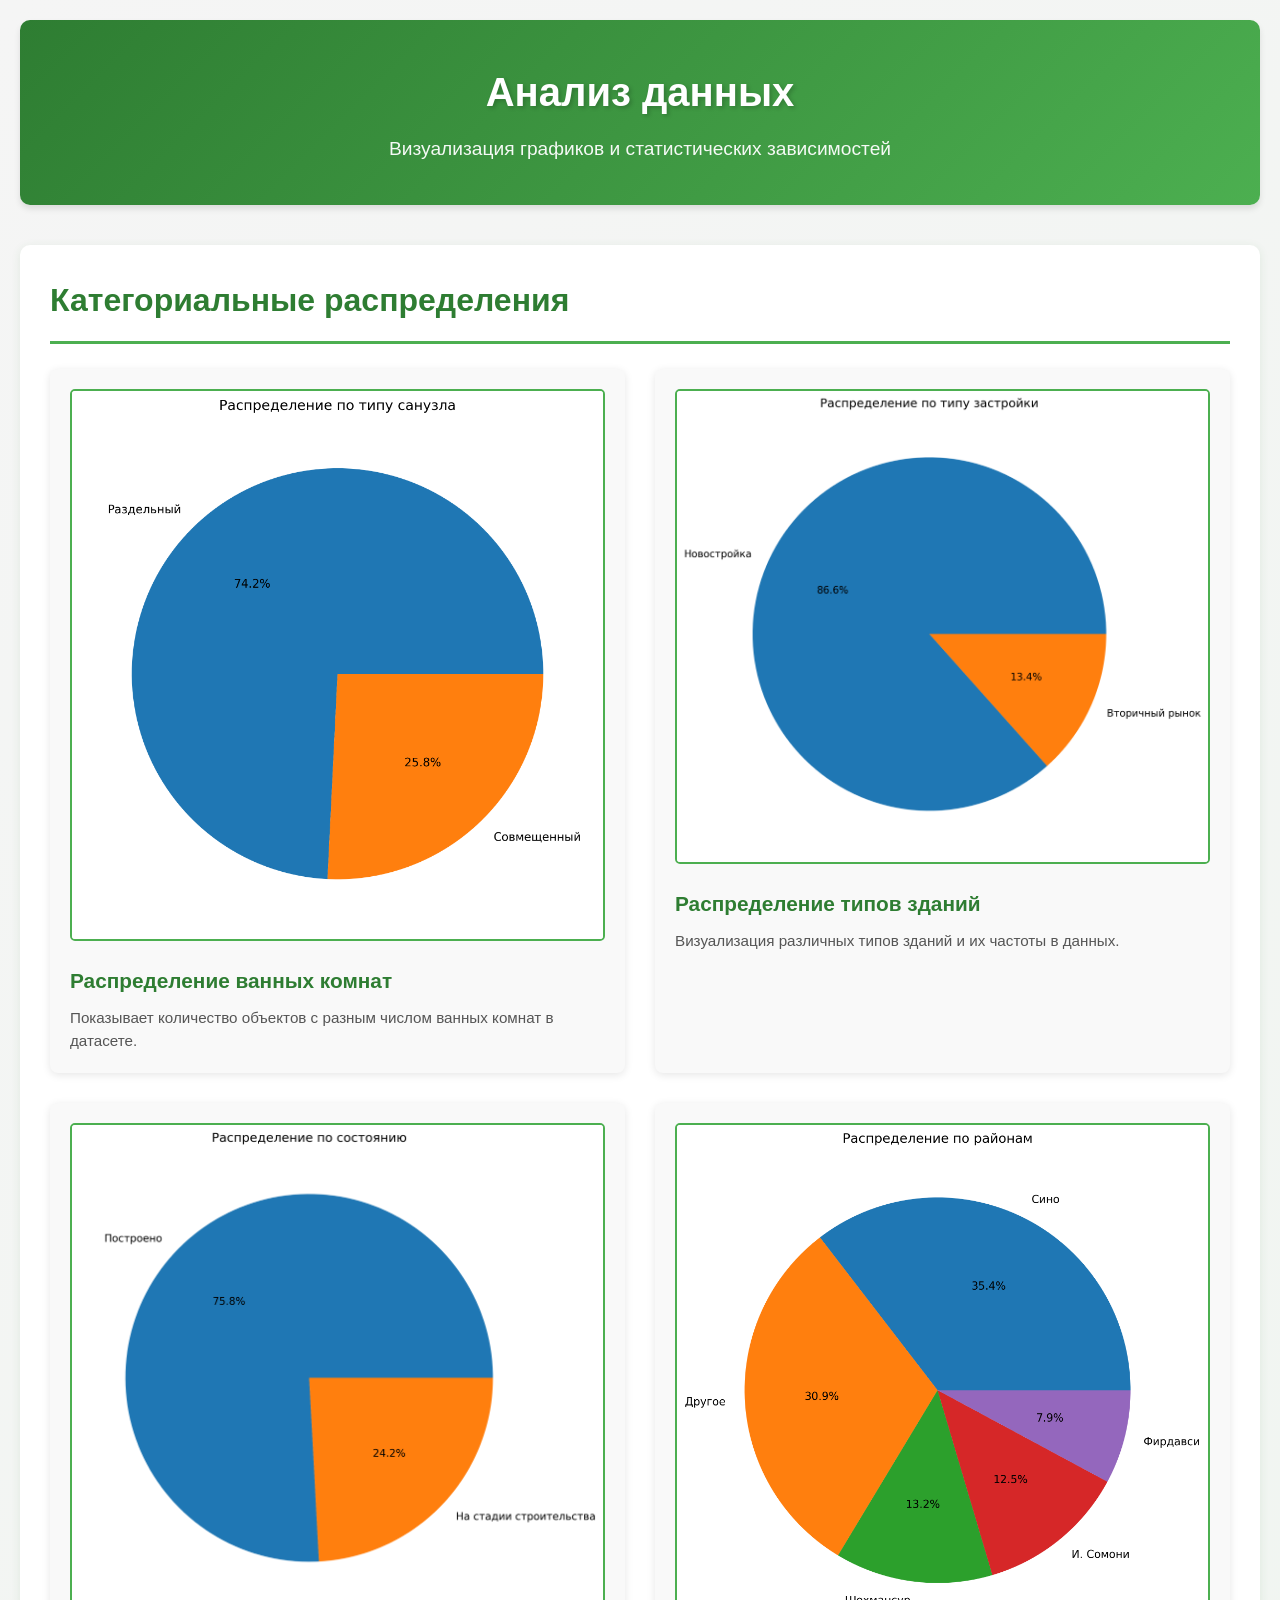
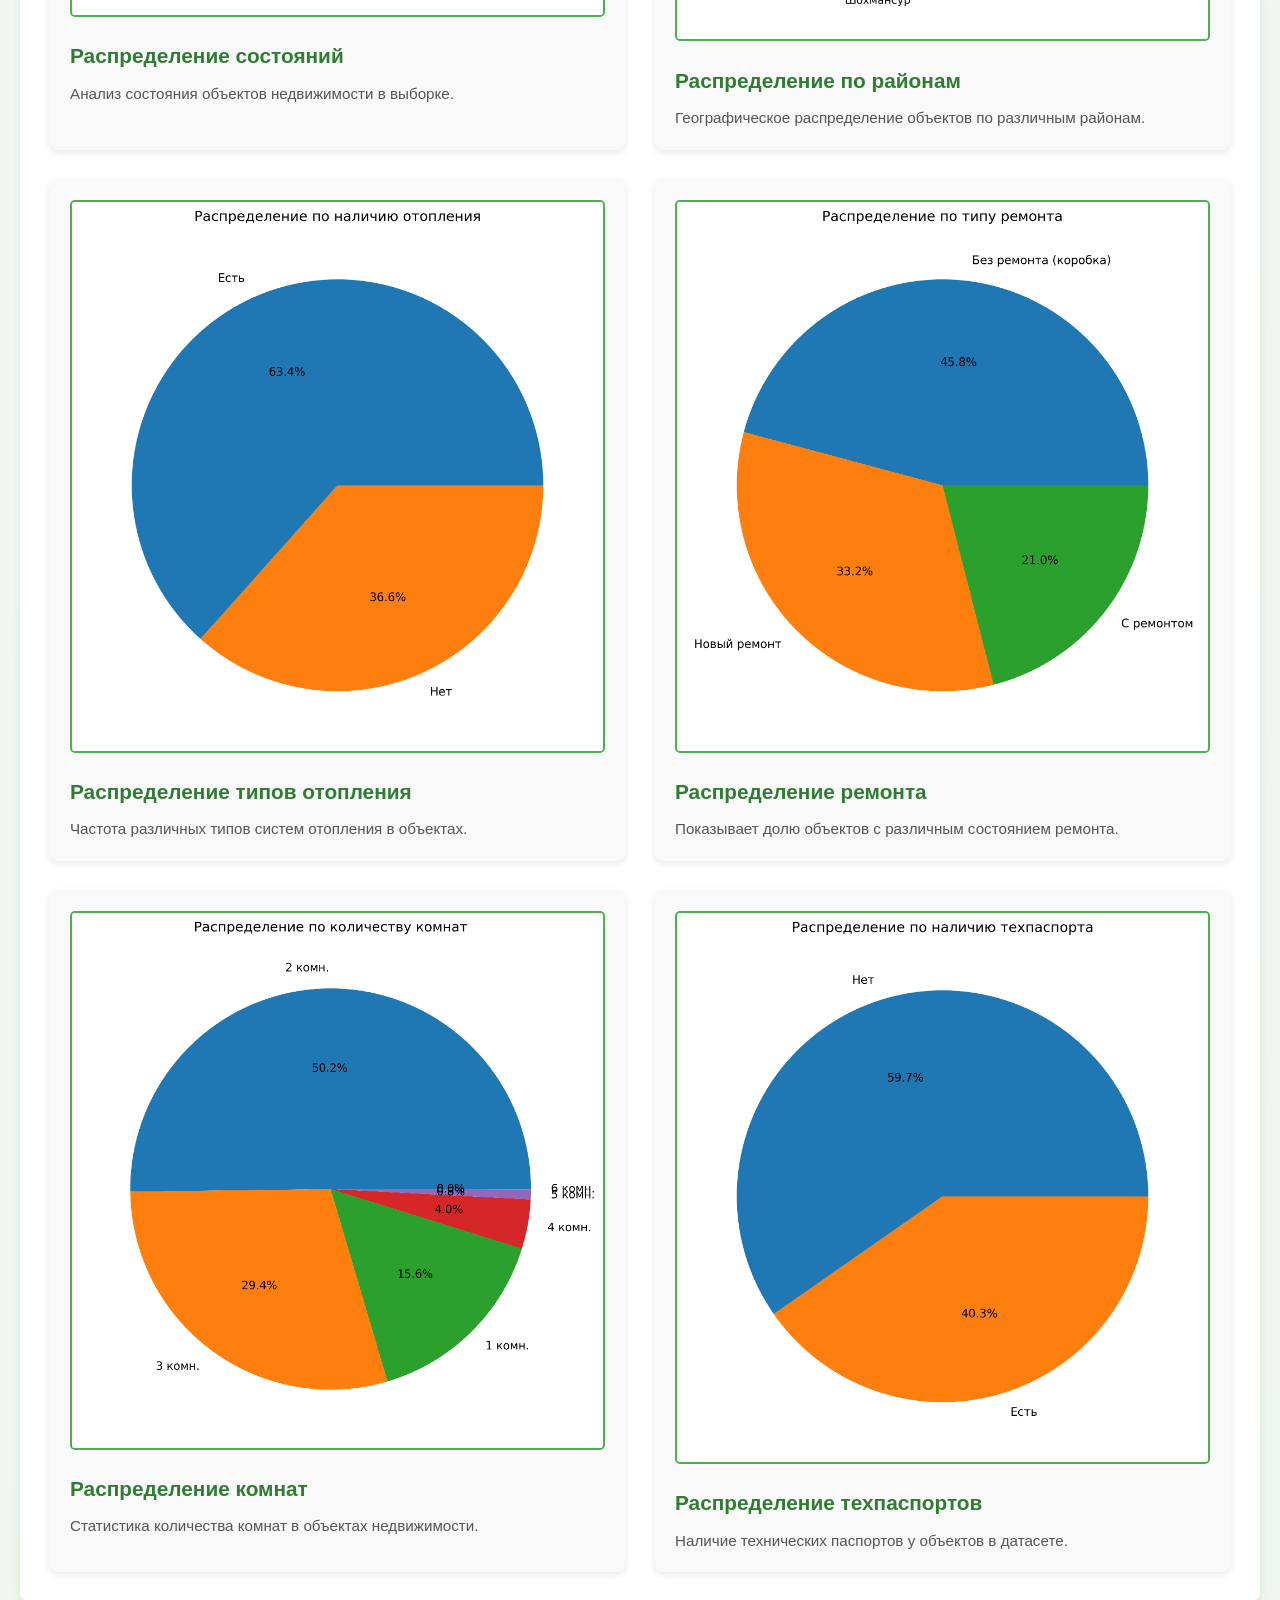
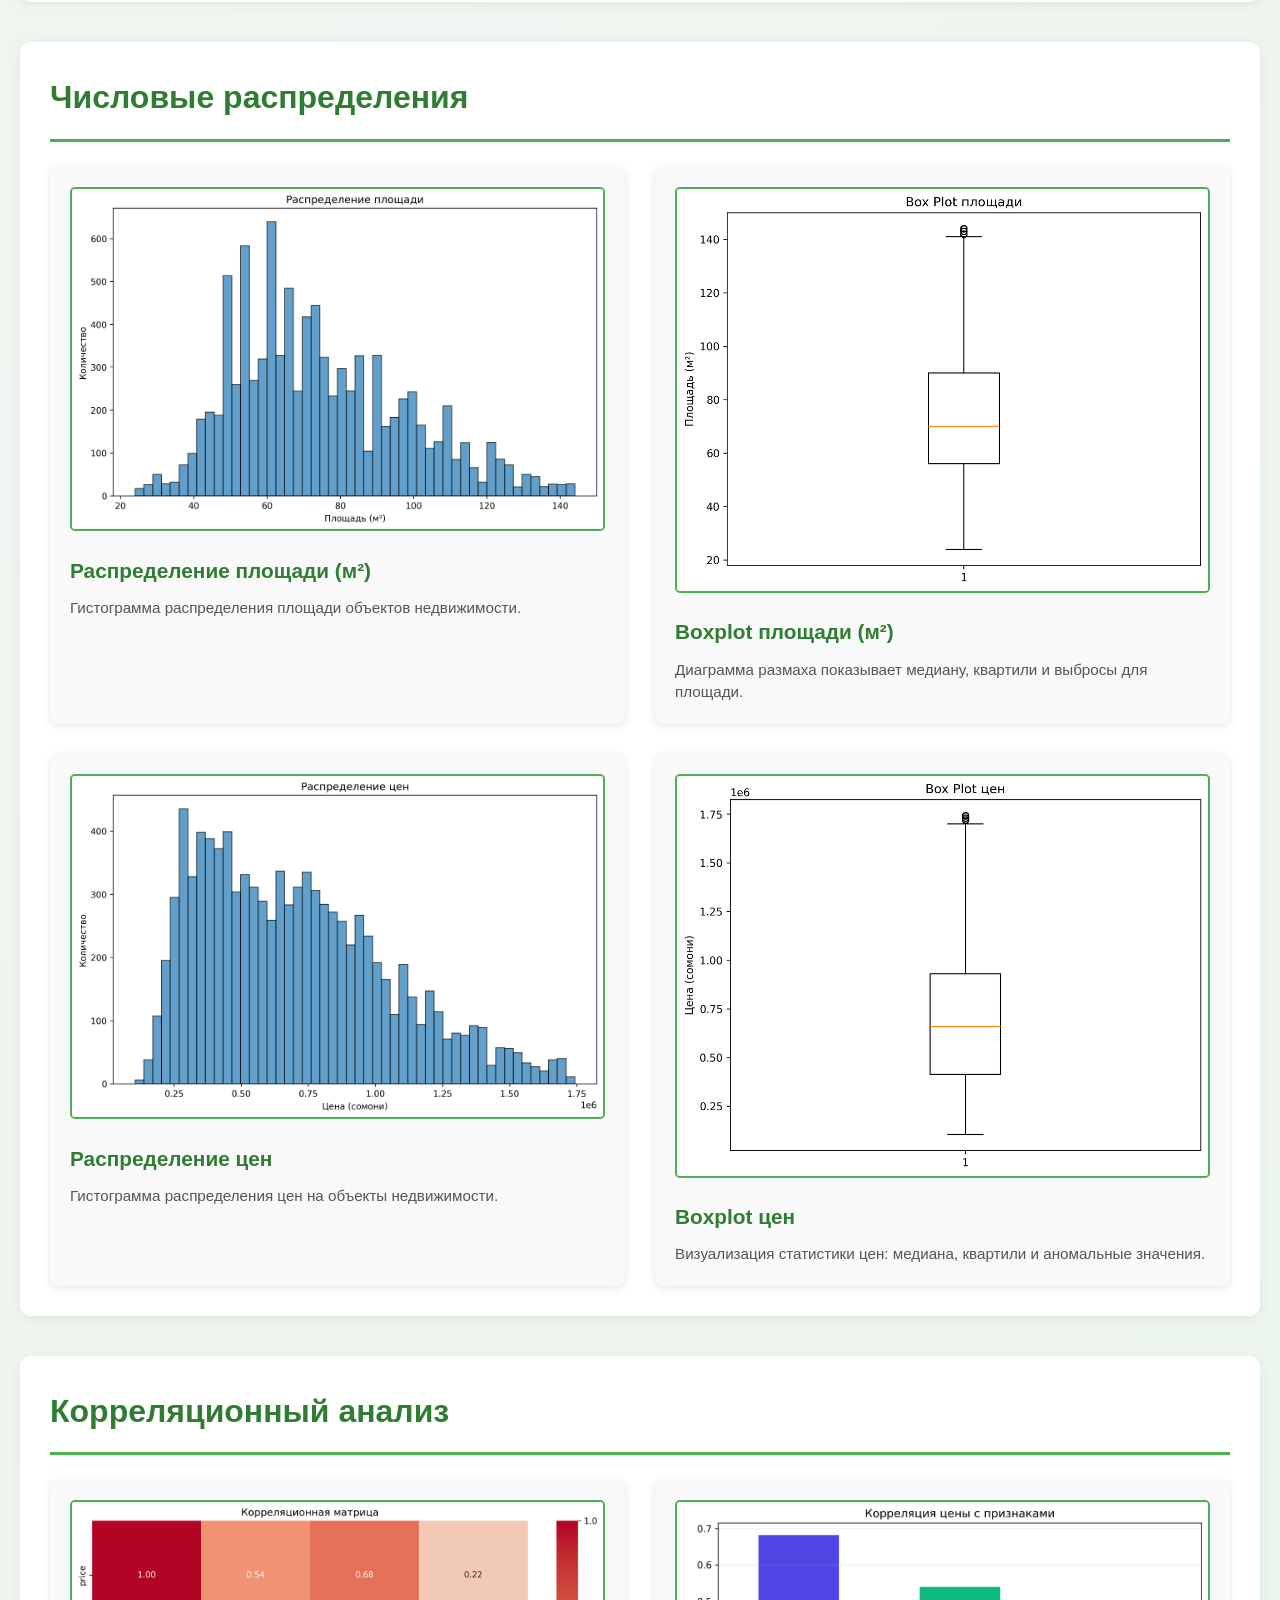
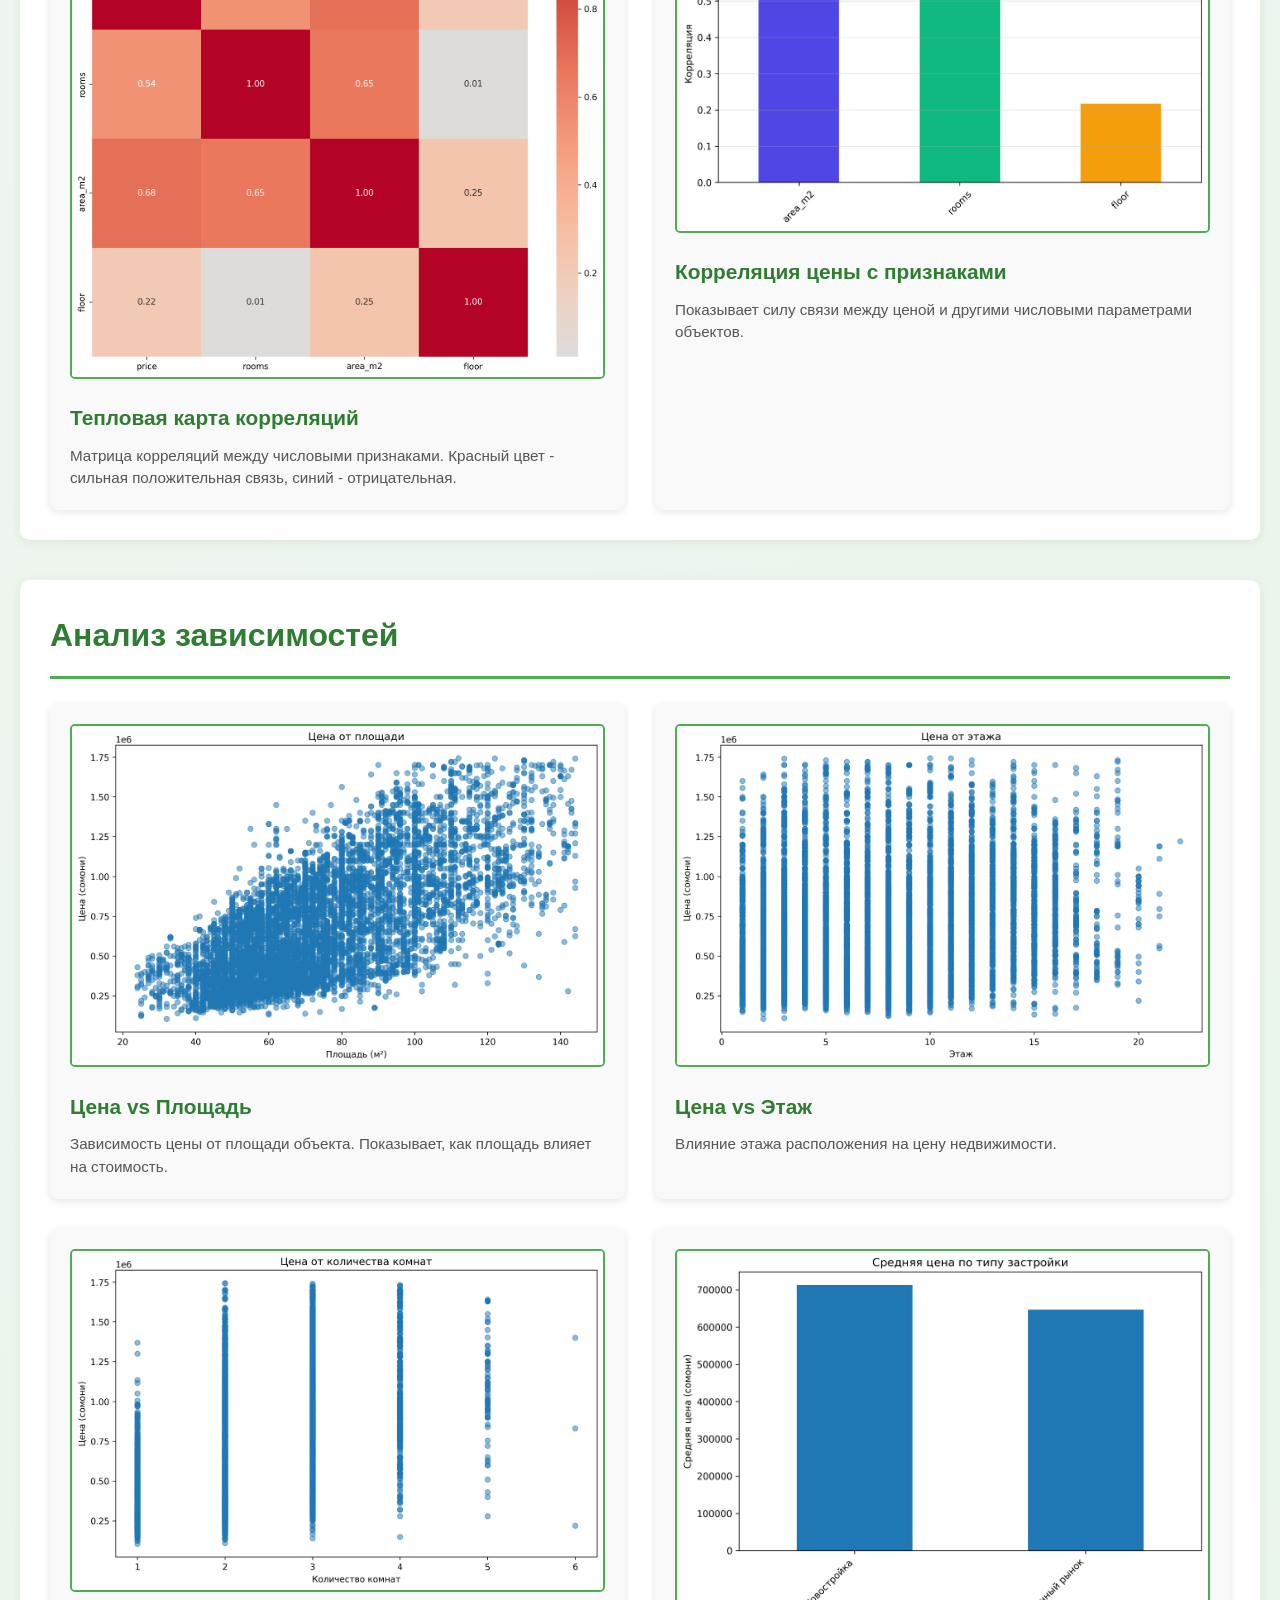
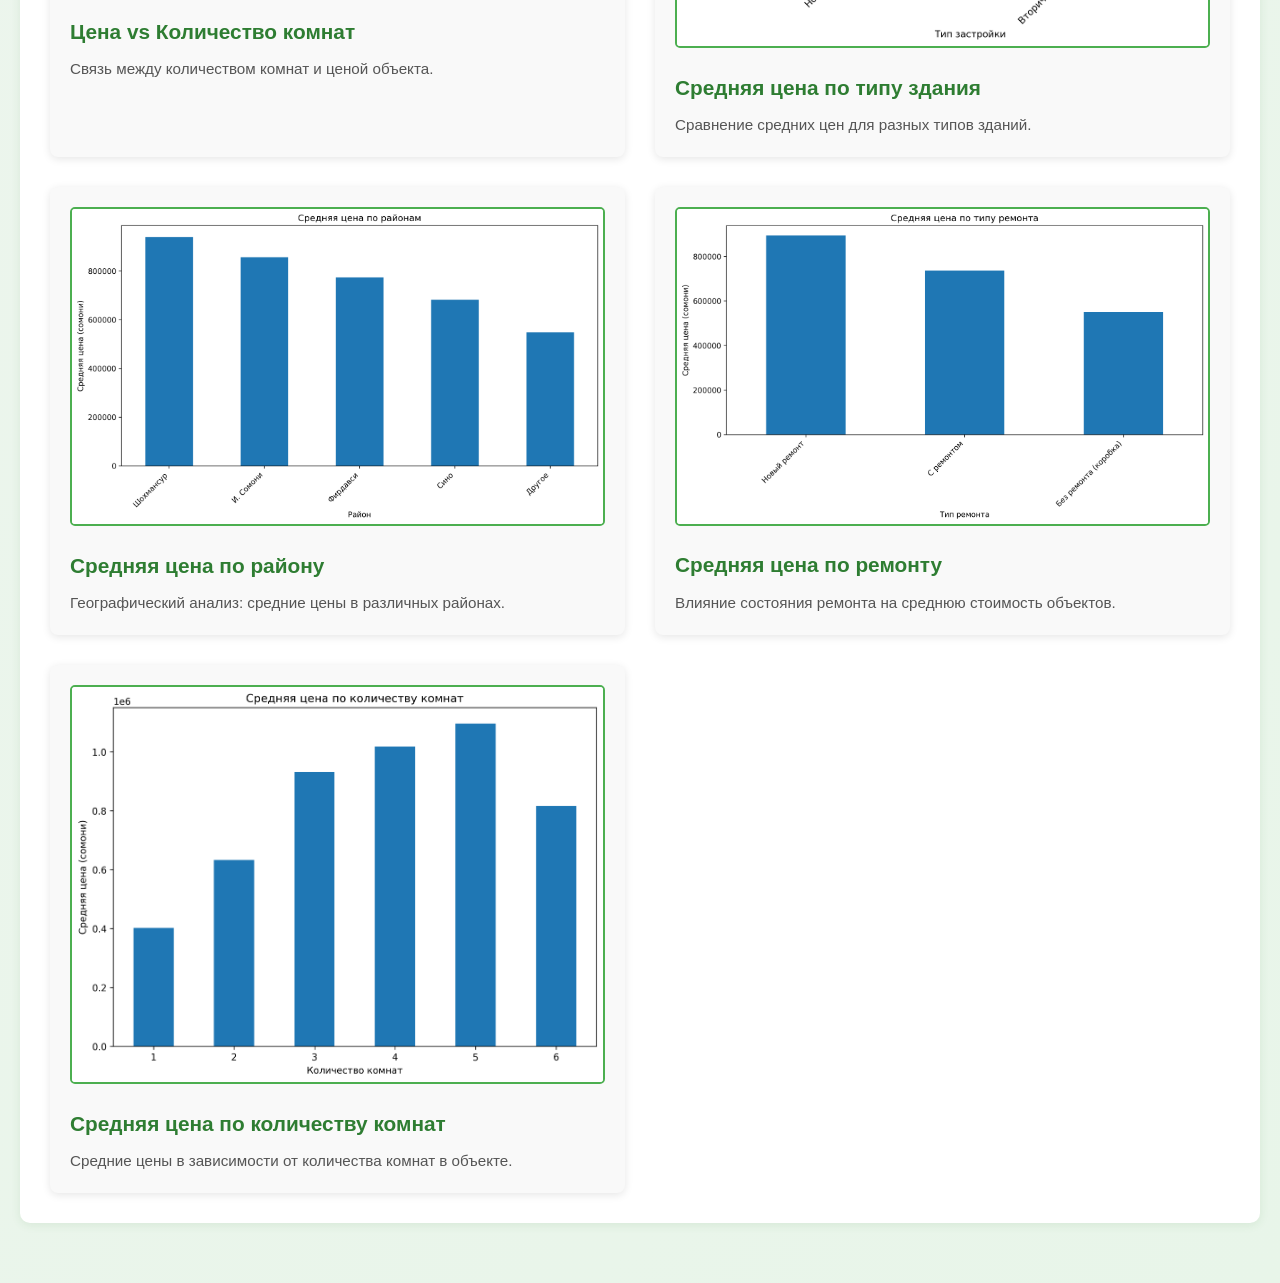
<file: Notebooks/graphs/index.html>
<!DOCTYPE html>
<html lang="ru">
<head>
    <meta charset="UTF-8">
    <meta name="viewport" content="width=device-width, initial-scale=1.0">
    <title>Анализ данных - Визуализация графиков</title>
    <style>
        * {
            margin: 0;
            padding: 0;
            box-sizing: border-box;
        }

        body {
            font-family: 'Segoe UI', Tahoma, Geneva, Verdana, sans-serif;
            background: linear-gradient(135deg, #f5f5f5 0%, #e8f5e9 100%);
            color: #2e7d32;
            line-height: 1.6;
        }

        .container {
            max-width: 1400px;
            margin: 0 auto;
            padding: 20px;
        }

        header {
            background: linear-gradient(135deg, #2e7d32 0%, #4caf50 100%);
            color: white;
            padding: 40px 20px;
            text-align: center;
            box-shadow: 0 4px 6px rgba(0,0,0,0.1);
            margin-bottom: 40px;
            border-radius: 10px;
        }

        header h1 {
            font-size: 2.5em;
            margin-bottom: 10px;
            text-shadow: 2px 2px 4px rgba(0,0,0,0.2);
        }

        header p {
            font-size: 1.2em;
            opacity: 0.95;
        }

        .section {
            background: white;
            margin-bottom: 40px;
            padding: 30px;
            border-radius: 10px;
            box-shadow: 0 2px 10px rgba(46, 125, 50, 0.1);
        }

        .section-title {
            color: #2e7d32;
            font-size: 2em;
            margin-bottom: 25px;
            padding-bottom: 15px;
            border-bottom: 3px solid #4caf50;
        }

        .graphs-grid {
            display: grid;
            grid-template-columns: repeat(auto-fit, minmax(500px, 1fr));
            gap: 30px;
            margin-top: 20px;
        }

        .graph-card {
            background: #f9f9f9;
            border-radius: 8px;
            padding: 20px;
            box-shadow: 0 2px 8px rgba(0,0,0,0.1);
            transition: transform 0.3s ease, box-shadow 0.3s ease;
        }

        .graph-card:hover {
            transform: translateY(-5px);
            box-shadow: 0 4px 15px rgba(46, 125, 50, 0.2);
        }

        .graph-card img {
            width: 100%;
            height: auto;
            border-radius: 5px;
            border: 2px solid #4caf50;
            margin-bottom: 15px;
        }

        .graph-title {
            color: #2e7d32;
            font-size: 1.3em;
            font-weight: bold;
            margin-bottom: 10px;
        }

        .graph-description {
            color: #555;
            font-size: 0.95em;
            line-height: 1.5;
        }

        @media (max-width: 768px) {
            .graphs-grid {
                grid-template-columns: 1fr;
            }

            header h1 {
                font-size: 1.8em;
            }

            .section-title {
                font-size: 1.5em;
            }
        }
    </style>
</head>
<body>
    <div class="container">
        <header>
            <h1>Анализ данных</h1>
            <p>Визуализация графиков и статистических зависимостей</p>
        </header>

        <!-- Категориальные распределения -->
        <section class="section">
            <h2 class="section-title">Категориальные распределения</h2>
            <div class="graphs-grid">
                <div class="graph-card">
                    <img src="категориальный_bathroom_распределение.png" alt="Распределение ванных комнат">
                    <div class="graph-title">Распределение ванных комнат</div>
                    <div class="graph-description">Показывает количество объектов с разным числом ванных комнат в датасете.</div>
                </div>
                <div class="graph-card">
                    <img src="категориальный_build_type_распределение.png" alt="Распределение типов зданий">
                    <div class="graph-title">Распределение типов зданий</div>
                    <div class="graph-description">Визуализация различных типов зданий и их частоты в данных.</div>
                </div>
                <div class="graph-card">
                    <img src="категориальный_condition_распределение.png" alt="Распределение состояний">
                    <div class="graph-title">Распределение состояний</div>
                    <div class="graph-description">Анализ состояния объектов недвижимости в выборке.</div>
                </div>
                <div class="graph-card">
                    <img src="категориальный_district_распределение.png" alt="Распределение по районам">
                    <div class="graph-title">Распределение по районам</div>
                    <div class="graph-description">Географическое распределение объектов по различным районам.</div>
                </div>
                <div class="graph-card">
                    <img src="категориальный_heating_распределение.png" alt="Распределение типов отопления">
                    <div class="graph-title">Распределение типов отопления</div>
                    <div class="graph-description">Частота различных типов систем отопления в объектах.</div>
                </div>
                <div class="graph-card">
                    <img src="категориальный_renovation_распределение.png" alt="Распределение ремонта">
                    <div class="graph-title">Распределение ремонта</div>
                    <div class="graph-description">Показывает долю объектов с различным состоянием ремонта.</div>
                </div>
                <div class="graph-card">
                    <img src="категориальный_rooms_распределение.png" alt="Распределение комнат">
                    <div class="graph-title">Распределение комнат</div>
                    <div class="graph-description">Статистика количества комнат в объектах недвижимости.</div>
                </div>
                <div class="graph-card">
                    <img src="категориальный_techpassport_распределение.png" alt="Распределение техпаспортов">
                    <div class="graph-title">Распределение техпаспортов</div>
                    <div class="graph-description">Наличие технических паспортов у объектов в датасете.</div>
                </div>
            </div>
        </section>

        <!-- Числовые распределения -->
        <section class="section">
            <h2 class="section-title">Числовые распределения</h2>
            <div class="graphs-grid">
                <div class="graph-card">
                    <img src="числовой_area_m2_распределение.png" alt="Распределение площади">
                    <div class="graph-title">Распределение площади (м²)</div>
                    <div class="graph-description">Гистограмма распределения площади объектов недвижимости.</div>
                </div>
                <div class="graph-card">
                    <img src="числовой_area_m2_boxplot.png" alt="Boxplot площади">
                    <div class="graph-title">Boxplot площади (м²)</div>
                    <div class="graph-description">Диаграмма размаха показывает медиану, квартили и выбросы для площади.</div>
                </div>
                <div class="graph-card">
                    <img src="числовой_price_распределение.png" alt="Распределение цен">
                    <div class="graph-title">Распределение цен</div>
                    <div class="graph-description">Гистограмма распределения цен на объекты недвижимости.</div>
                </div>
                <div class="graph-card">
                    <img src="числовой_price_boxplot.png" alt="Boxplot цен">
                    <div class="graph-title">Boxplot цен</div>
                    <div class="graph-description">Визуализация статистики цен: медиана, квартили и аномальные значения.</div>
                </div>
            </div>
        </section>

        <!-- Корреляции -->
        <section class="section">
            <h2 class="section-title">Корреляционный анализ</h2>
            <div class="graphs-grid">
                <div class="graph-card">
                    <img src="корреляция_heatmap_числовые_признаки.png" alt="Тепловая карта корреляций">
                    <div class="graph-title">Тепловая карта корреляций</div>
                    <div class="graph-description">Матрица корреляций между числовыми признаками. Красный цвет - сильная положительная связь, синий - отрицательная.</div>
                </div>
                <div class="graph-card">
                    <img src="корреляция_price_с_признаками.png" alt="Корреляция цены с признаками">
                    <div class="graph-title">Корреляция цены с признаками</div>
                    <div class="graph-description">Показывает силу связи между ценой и другими числовыми параметрами объектов.</div>
                </div>
            </div>
        </section>

        <!-- Связи и зависимости -->
        <section class="section">
            <h2 class="section-title">Анализ зависимостей</h2>
            <div class="graphs-grid">
                <div class="graph-card">
                    <img src="связи_price_vs_area_m2.png" alt="Цена vs Площадь">
                    <div class="graph-title">Цена vs Площадь</div>
                    <div class="graph-description">Зависимость цены от площади объекта. Показывает, как площадь влияет на стоимость.</div>
                </div>
                <div class="graph-card">
                    <img src="связи_price_vs_floor.png" alt="Цена vs Этаж">
                    <div class="graph-title">Цена vs Этаж</div>
                    <div class="graph-description">Влияние этажа расположения на цену недвижимости.</div>
                </div>
                <div class="graph-card">
                    <img src="связи_price_vs_rooms.png" alt="Цена vs Количество комнат">
                    <div class="graph-title">Цена vs Количество комнат</div>
                    <div class="graph-description">Связь между количеством комнат и ценой объекта.</div>
                </div>
                <div class="graph-card">
                    <img src="связи_средняя_цена_по_build_type.png" alt="Средняя цена по типу здания">
                    <div class="graph-title">Средняя цена по типу здания</div>
                    <div class="graph-description">Сравнение средних цен для разных типов зданий.</div>
                </div>
                <div class="graph-card">
                    <img src="связи_средняя_цена_по_district.png" alt="Средняя цена по району">
                    <div class="graph-title">Средняя цена по району</div>
                    <div class="graph-description">Географический анализ: средние цены в различных районах.</div>
                </div>
                <div class="graph-card">
                    <img src="связи_средняя_цена_по_renovation.png" alt="Средняя цена по ремонту">
                    <div class="graph-title">Средняя цена по ремонту</div>
                    <div class="graph-description">Влияние состояния ремонта на среднюю стоимость объектов.</div>
                </div>
                <div class="graph-card">
                    <img src="связи_средняя_цена_по_rooms.png" alt="Средняя цена по количеству комнат">
                    <div class="graph-title">Средняя цена по количеству комнат</div>
                    <div class="graph-description">Средние цены в зависимости от количества комнат в объекте.</div>
                </div>
            </div>
        </section>
    </div>
</body>
</html>
</file>
